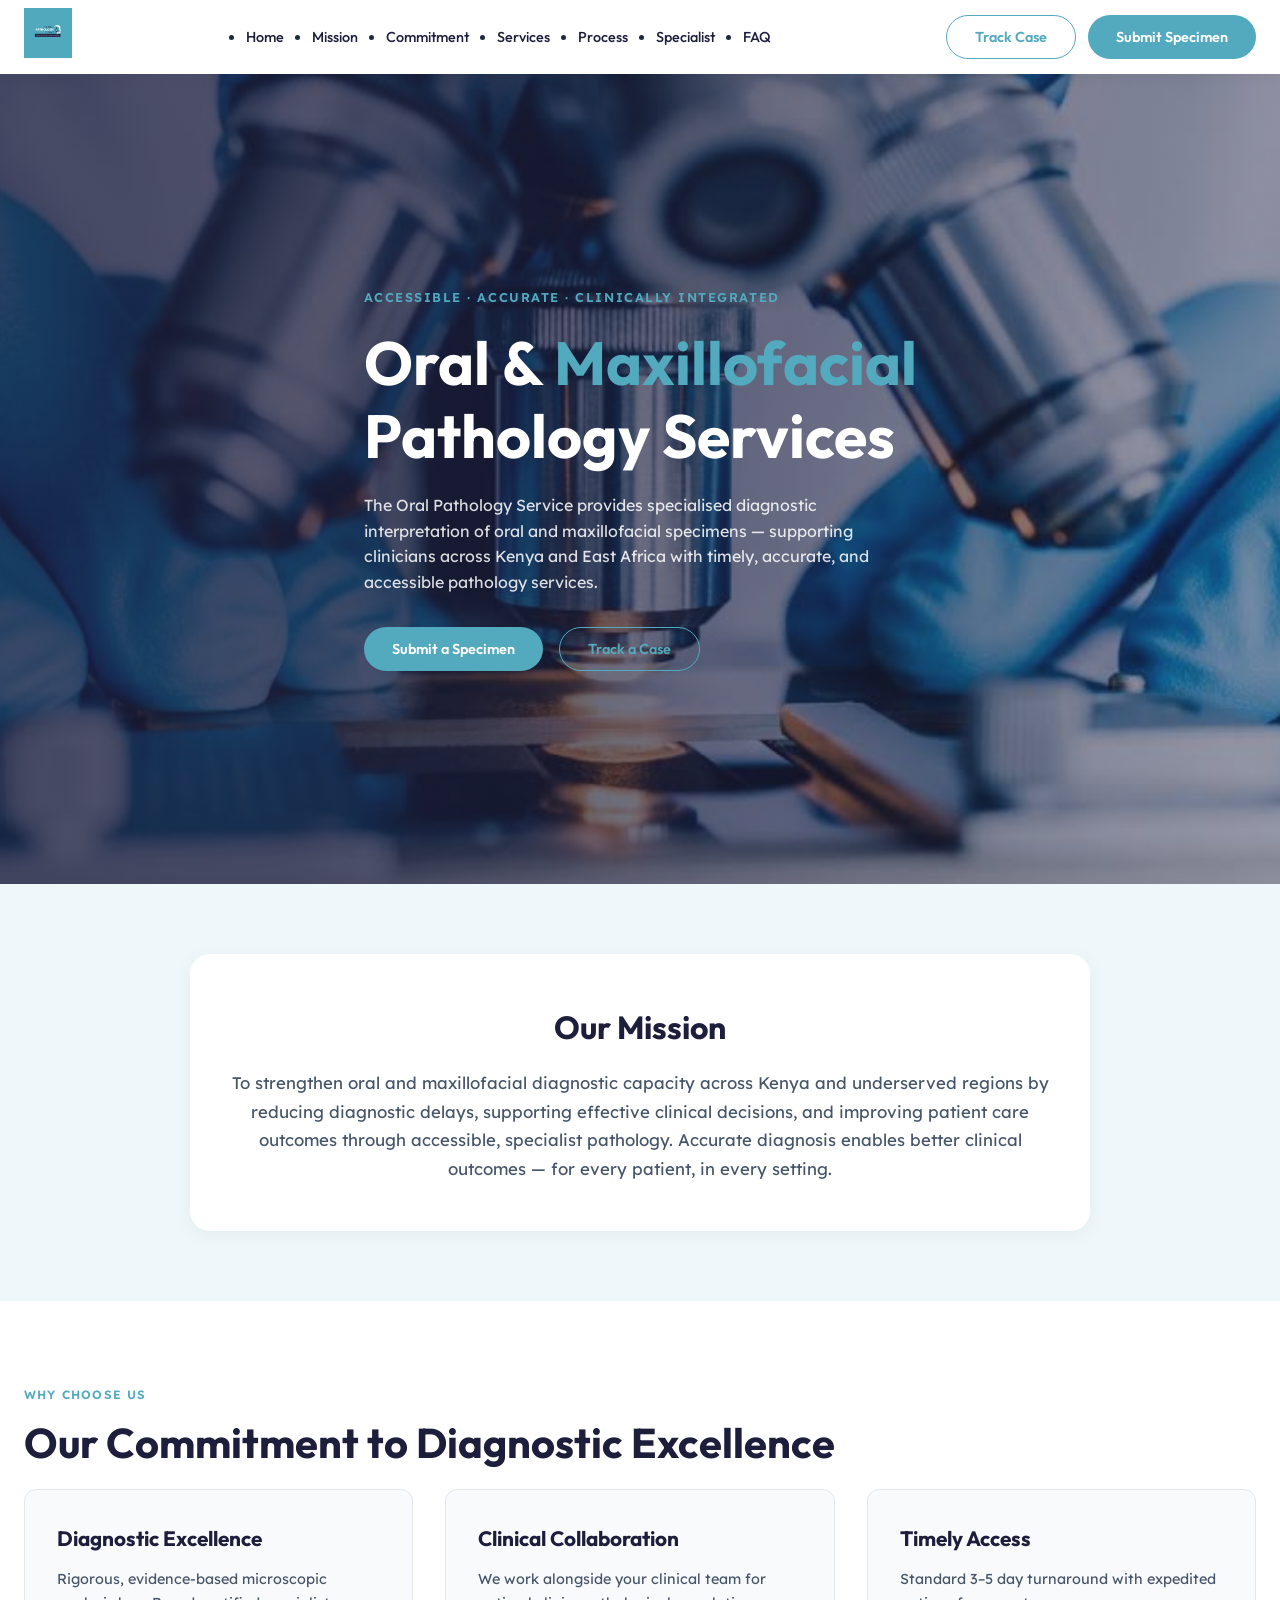
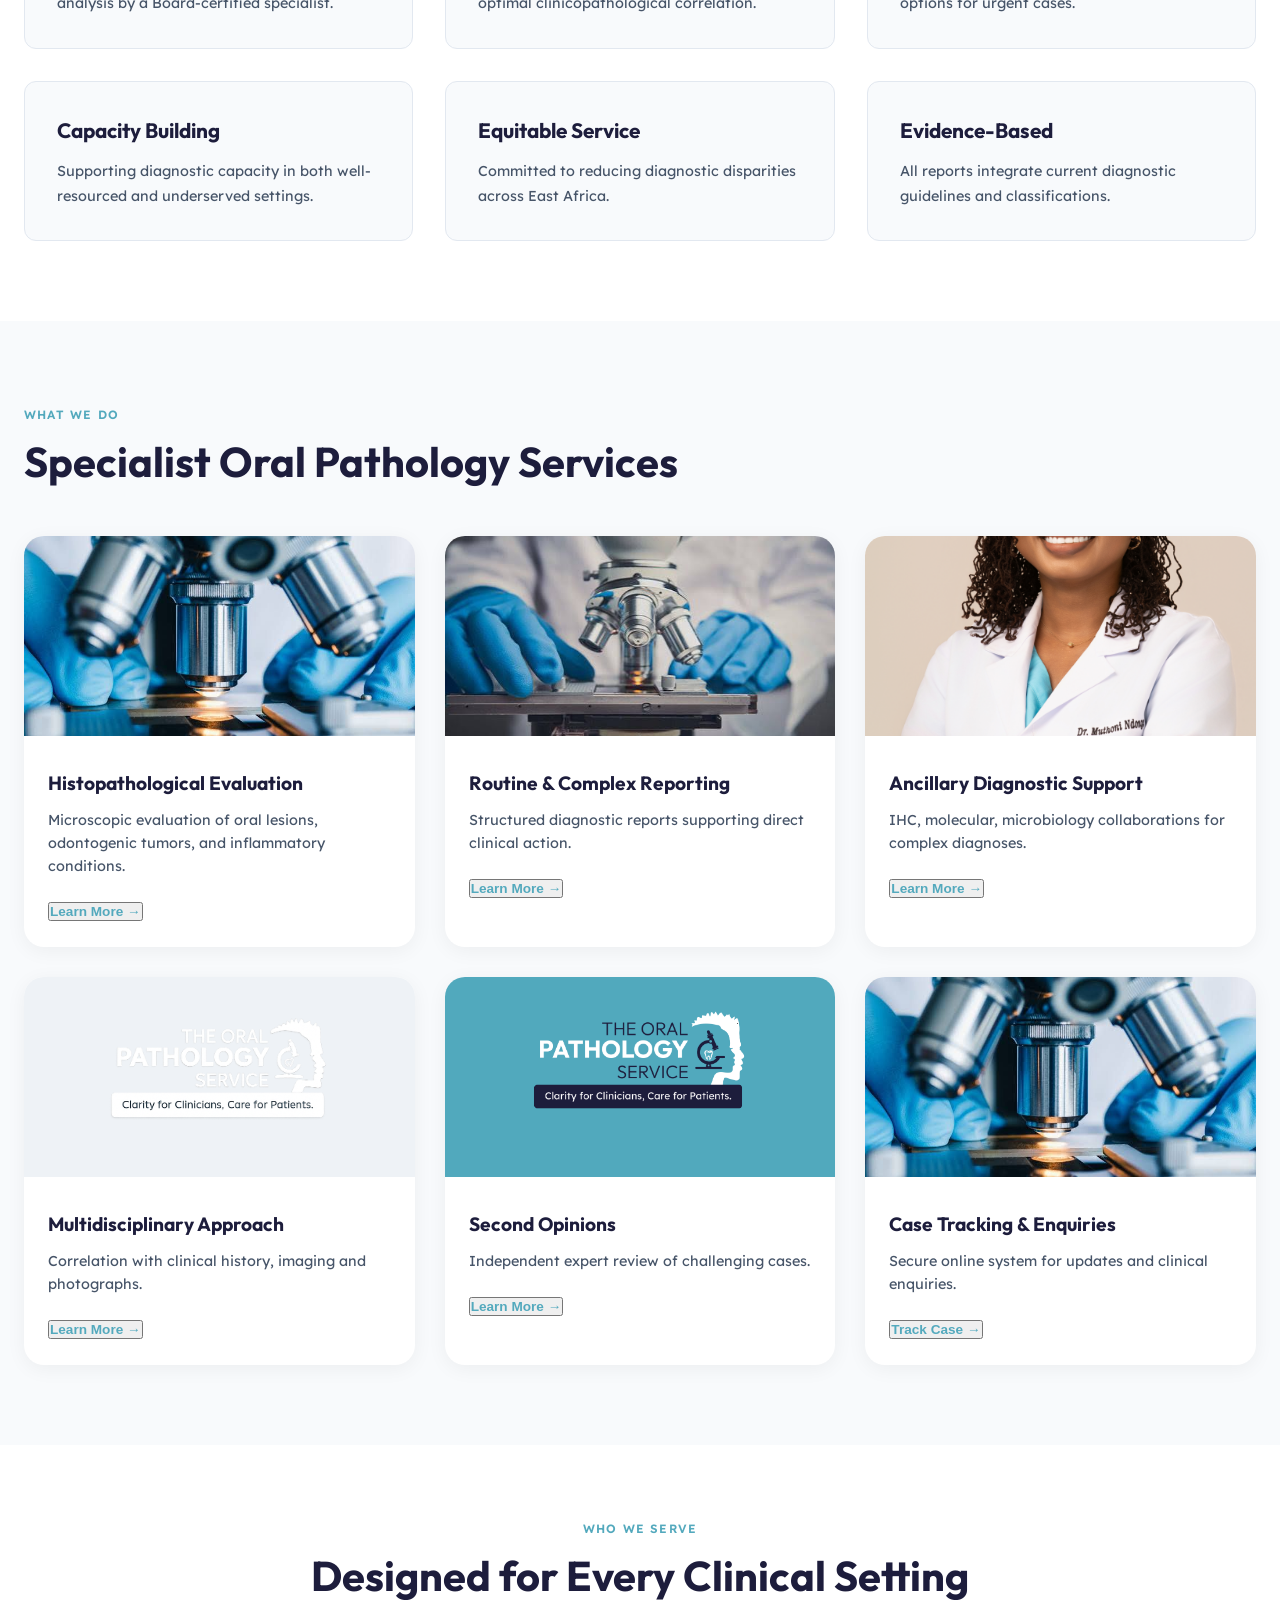
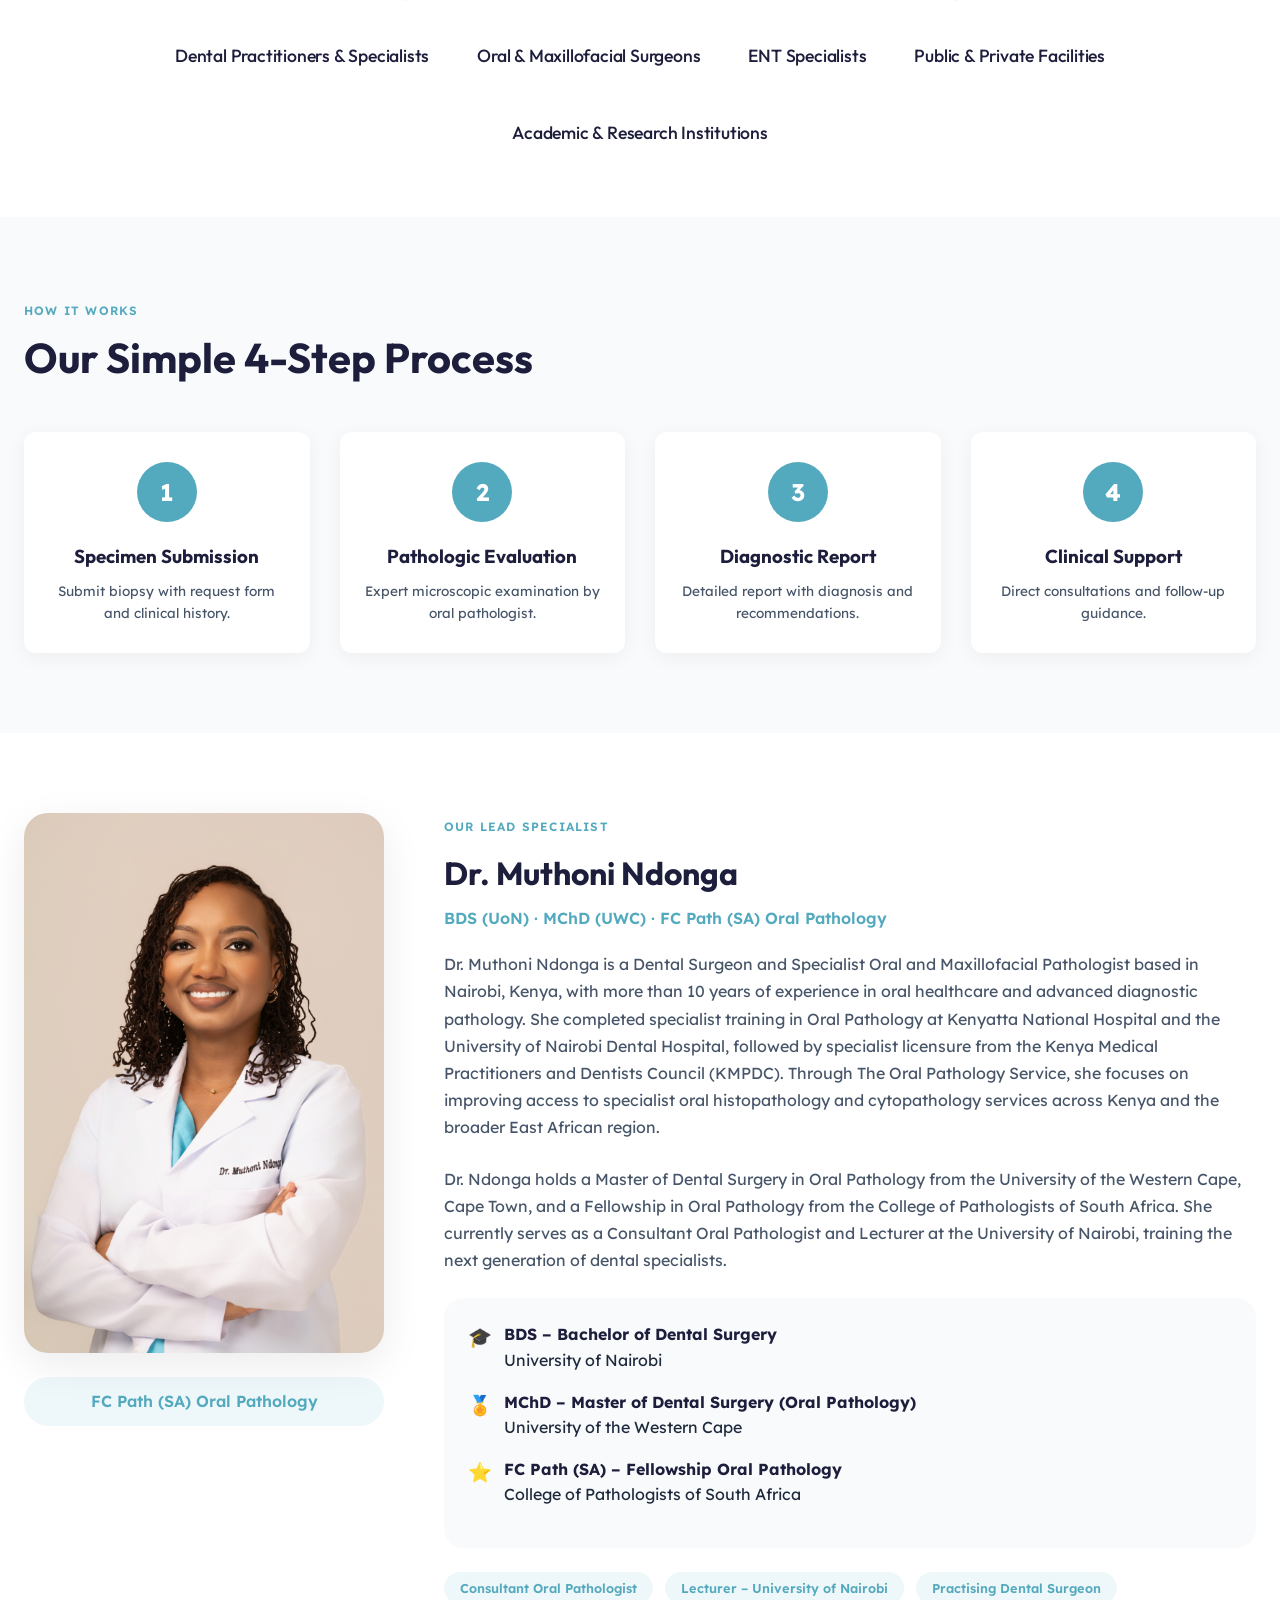
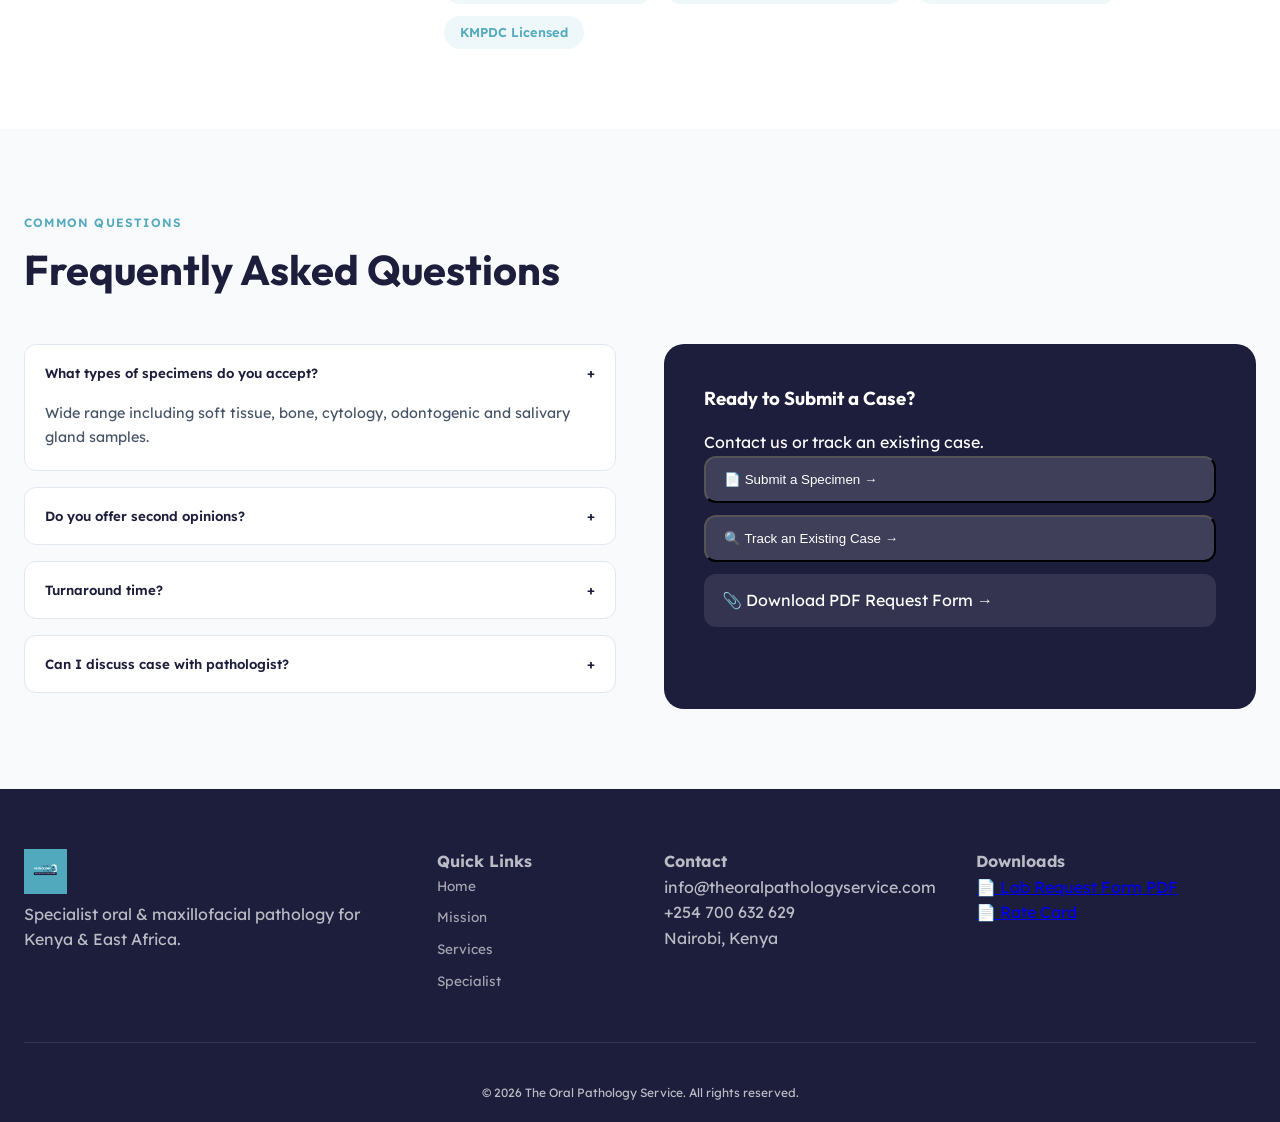
<file: Desktop/Pathologyservice/test.html>
<!DOCTYPE html>
<html lang="en">
<head>
  <meta charset="UTF-8" />
  <meta name="viewport" content="width=device-width, initial-scale=1.0, maximum-scale=5.0" />
  <meta http-equiv="X-UA-Compatible" content="IE=edge" />

  <!-- ===== PRIMARY SEO META ===== -->
  <title>The Oral Pathology Service | Specialist Oral & Maxillofacial Pathology in Kenya & East Africa</title>
  <meta name="description" content="The Oral Pathology Service provides specialist oral and maxillofacial histopathology and cytopathology diagnostic services in Kenya and East Africa. Led by Dr. Muthoni Ndonga, FC Path (SA). Fast turnaround. Affordable. Accurate." />
  <meta name="keywords" content="oral pathology Kenya, oral pathology Nairobi, maxillofacial pathology East Africa, oral biopsy diagnosis Kenya, histopathology oral cavity, cytopathology Nairobi, dental pathology specialist Kenya, oral cancer diagnosis Nairobi, jaw lesion biopsy Kenya, salivary gland pathology, odontogenic tumor diagnosis, oral mucosa biopsy, second opinion oral pathology, Dr Muthoni Ndonga, specialist pathologist Kenya" />
  <meta name="author" content="The Oral Pathology Service" />
  <meta name="robots" content="index, follow, max-image-preview:large" />
  <link rel="canonical" href="https://theoralpathologyservice.com/" />

  <!-- ===== OPEN GRAPH ===== -->
  <meta property="og:type" content="website" />
  <meta property="og:title" content="The Oral Pathology Service | Specialist Diagnostic Pathology – Kenya & East Africa" />
  <meta property="og:description" content="Specialist oral and maxillofacial pathology services in Kenya. Accurate histopathology & cytopathology reports. Fast turnaround." />
  <meta property="og:image" content="OPS files/Profile Photo.JPG" />
  <meta property="og:site_name" content="The Oral Pathology Service" />

  <!-- ===== FAVICON ===== -->
  <link rel="icon" type="image/png" href="OPS files/Logo files/png without bg/ops logo.2ai-02.png" />
  
  <!-- ===== FONTS ===== -->
  <link href="https://fonts.googleapis.com/css2?family=Outfit:wght@300;400;500;600;700&family=Lexend+Deca:wght@300;400;500;600;700&display=swap" rel="stylesheet" />

  <style>
    * {
      margin: 0;
      padding: 0;
      box-sizing: border-box;
    }

    :root {
      --brand-primary: #53A9BD;
      --brand-secondary: #1D1D3C;
      --white: #ffffff;
      --navy: #1D1D3C;
      --navy-light: #2a2a4a;
      --teal: #53A9BD;
      --teal-light: #7bc2d4;
      --teal-pale: #eef7f9;
      --off-white: #f8fafc;
      --text-dark: #1e293b;
      --text-muted: #475569;
      --border: #e2e8f0;
      --shadow: 0 4px 20px rgba(0,0,0,0.05);
      --shadow-lg: 0 12px 40px rgba(0,0,0,0.08);
      --radius: 12px;
      --radius-lg: 20px;
      --font-display: 'Outfit', sans-serif;
      --font-body: 'Lexend Deca', sans-serif;
    }

    body {
      font-family: var(--font-body);
      color: var(--text-dark);
      background: var(--white);
      line-height: 1.6;
    }

    .container {
      max-width: 1280px;
      margin: 0 auto;
      padding: 0 24px;
    }

    /* Buttons */
    .btn {
      display: inline-flex;
      align-items: center;
      gap: 8px;
      padding: 12px 28px;
      border-radius: 40px;
      font-family: var(--font-display);
      font-weight: 600;
      font-size: 0.9rem;
      cursor: pointer;
      transition: all 0.25s ease;
      border: none;
      text-decoration: none;
    }
    .btn-primary {
      background: var(--brand-primary);
      color: white;
    }
    .btn-primary:hover { background: #3f8ea0; transform: translateY(-2px); box-shadow: 0 6px 14px rgba(83,169,189,0.3); }
    .btn-outline {
      background: transparent;
      border: 1.5px solid var(--brand-primary);
      color: var(--brand-primary);
    }
    .btn-outline:hover { background: var(--teal-pale); }
    .btn-navy {
      background: var(--brand-secondary);
      color: white;
    }
    .btn-navy:hover { background: #2d2d52; transform: translateY(-2px); }

    /* Headings */
    .section-label {
      display: inline-block;
      font-size: 0.75rem;
      font-weight: 600;
      letter-spacing: 0.1em;
      text-transform: uppercase;
      color: var(--brand-primary);
      margin-bottom: 12px;
    }
    .section-title {
      font-family: var(--font-display);
      font-size: clamp(1.8rem, 3.5vw, 2.6rem);
      font-weight: 700;
      line-height: 1.25;
      color: var(--brand-secondary);
      margin-bottom: 20px;
    }
    .section-subtitle {
      font-size: 1rem;
      color: var(--text-muted);
      max-width: 700px;
      line-height: 1.7;
    }

    /* Header */
    header {
      position: fixed;
      top: 0;
      left: 0;
      right: 0;
      background: rgba(255,255,255,0.96);
      backdrop-filter: blur(8px);
      box-shadow: 0 2px 15px rgba(0,0,0,0.05);
      z-index: 1000;
      transition: 0.2s;
    }
    .nav-inner {
      display: flex;
      align-items: center;
      justify-content: space-between;
      height: 74px;
    }
    .nav-logo img {
      height: 50px;
      width: auto;
    }
    .nav-links {
      display: flex;
      gap: 28px;
    }
    .nav-links a {
      font-family: var(--font-display);
      font-weight: 500;
      color: var(--brand-secondary);
      text-decoration: none;
      font-size: 0.9rem;
      transition: color 0.2s;
    }
    .nav-links a:hover { color: var(--brand-primary); }
    .nav-cta { display: flex; gap: 12px; }
    .hamburger { display: none; flex-direction: column; gap: 5px; background: none; border: none; cursor: pointer; }
    .hamburger span { width: 24px; height: 2px; background: var(--brand-secondary); transition: 0.2s; }
    .mobile-nav { display: none; position: fixed; top: 74px; left: 0; right: 0; background: white; padding: 24px; border-top: 1px solid var(--border); z-index: 999; }
    .mobile-nav a { display: block; padding: 12px 0; color: var(--brand-secondary); text-decoration: none; font-weight: 500; }
    .mobile-nav.open { display: block; }

    /* Hero Slideshow */
    .hero {
      position: relative;
      min-height: 90vh;
      display: flex;
      align-items: center;
      overflow: hidden;
      margin-top: 74px;
    }
    .hero-slides {
      position: absolute;
      inset: 0;
      z-index: 0;
    }
    .hero-slide {
      position: absolute;
      inset: 0;
      background-size: cover;
      background-position: center;
      opacity: 0;
      transition: opacity 1.8s ease-in-out;
    }
    .hero-slide.active { opacity: 1; }
    .hero-slide::after {
      content: '';
      position: absolute;
      inset: 0;
      background: linear-gradient(100deg, rgba(29,29,60,0.75) 30%, rgba(29,29,60,0.4) 100%);
    }
    .hero-slide-1 { background-image: url('OPS files/Slideshow img.jpeg'); }
    .hero-slide-2 { background-image: url('OPS files/WhatsApp Image 2026-05-16 at 13.35.16.jpeg'); }
    .hero-content {
      position: relative;
      z-index: 2;
      max-width: 700px;
      padding: 60px 0;
    }
    .hero-eyebrow {
      color: var(--brand-primary);
      font-size: 0.8rem;
      letter-spacing: 0.12em;
      text-transform: uppercase;
      font-weight: 600;
      margin-bottom: 20px;
    }
    .hero-title {
      font-family: var(--font-display);
      font-size: clamp(2.2rem, 5vw, 3.8rem);
      font-weight: 700;
      color: white;
      line-height: 1.2;
      margin-bottom: 20px;
    }
    .hero-title em { color: var(--brand-primary); font-style: normal; }
    .hero-description {
      color: rgba(255,255,255,0.85);
      font-size: 1rem;
      margin-bottom: 32px;
      max-width: 550px;
    }
    .hero-ctas { display: flex; gap: 16px; flex-wrap: wrap; }

    /* Mission Section (standalone) */
    .mission-section {
      background: var(--teal-pale);
      padding: 70px 0;
    }
    .mission-card {
      background: white;
      border-radius: var(--radius-lg);
      padding: 48px 40px;
      box-shadow: var(--shadow);
      text-align: center;
      max-width: 900px;
      margin: 0 auto;
    }
    .mission-card h2 {
      font-family: var(--font-display);
      font-size: 2rem;
      color: var(--brand-secondary);
      margin-bottom: 16px;
    }
    .mission-card p {
      font-size: 1.05rem;
      color: var(--text-muted);
      line-height: 1.7;
    }

    /* Commitment Section (standalone) */
    .commitment-section {
      background: white;
      padding: 80px 0;
    }
    .commitment-grid {
      display: grid;
      grid-template-columns: repeat(3, 1fr);
      gap: 32px;
    }
    .commitment-item {
      background: var(--off-white);
      border-radius: var(--radius);
      padding: 32px;
      border: 1px solid var(--border);
      transition: 0.25s;
    }
    .commitment-item:hover { transform: translateY(-5px); box-shadow: var(--shadow); border-color: var(--brand-primary); }
    .commitment-item h3 {
      font-family: var(--font-display);
      font-size: 1.3rem;
      color: var(--brand-secondary);
      margin-bottom: 12px;
    }
    .commitment-item p { color: var(--text-muted); font-size: 0.9rem; line-height: 1.7; }

    /* Services with Images */
    .services-section {
      background: var(--off-white);
      padding: 80px 0;
    }
    .services-grid {
      display: grid;
      grid-template-columns: repeat(3, 1fr);
      gap: 30px;
      margin-top: 48px;
    }
    .service-card-img {
      background: white;
      border-radius: var(--radius-lg);
      overflow: hidden;
      box-shadow: var(--shadow);
      transition: 0.3s;
    }
    .service-card-img:hover { transform: translateY(-8px); box-shadow: var(--shadow-lg); }
    .service-img {
      width: 100%;
      height: 200px;
      object-fit: cover;
      background: #eef2f6;
    }
    .service-content { padding: 24px; }
    .service-content h3 {
      font-family: var(--font-display);
      font-size: 1.2rem;
      color: var(--brand-secondary);
      margin-bottom: 10px;
    }
    .service-content p { font-size: 0.9rem; color: var(--text-muted); margin-bottom: 20px; line-height: 1.6; }
    .service-link {
      color: var(--brand-primary);
      font-weight: 600;
      text-decoration: none;
      display: inline-flex;
      align-items: center;
      gap: 6px;
      font-size: 0.85rem;
    }

    /* Clients - one line style */
    .clients-section {
      background: white;
      padding: 70px 0;
      text-align: center;
    }
    .clients-inline {
      display: flex;
      flex-wrap: wrap;
      justify-content: center;
      gap: 48px;
      margin-top: 40px;
    }
    .client-item {
      font-family: var(--font-display);
      font-weight: 500;
      font-size: 1.1rem;
      color: var(--brand-secondary);
      letter-spacing: -0.2px;
    }

    /* Process - unchanged */
    .process-section {
      background: var(--off-white);
      padding: 80px 0;
    }
    .process-steps {
      display: grid;
      grid-template-columns: repeat(4, 1fr);
      gap: 30px;
      margin-top: 48px;
    }
    .process-step {
      text-align: center;
      background: white;
      padding: 30px 20px;
      border-radius: var(--radius);
      box-shadow: var(--shadow);
    }
    .step-num {
      width: 60px;
      height: 60px;
      background: var(--brand-primary);
      color: white;
      font-size: 1.5rem;
      font-weight: 700;
      border-radius: 60px;
      display: flex;
      align-items: center;
      justify-content: center;
      margin: 0 auto 20px;
    }
    .step-title { font-family: var(--font-display); font-weight: 700; color: var(--brand-secondary); margin-bottom: 8px; }
    .step-desc { font-size: 0.85rem; color: var(--text-muted); }

    /* About - article style like initial site */
    .about-section {
      background: white;
      padding: 80px 0;
    }
    .about-article {
      display: grid;
      grid-template-columns: 360px 1fr;
      gap: 60px;
      align-items: start;
    }
    .about-photo {
      width: 100%;
      border-radius: 24px;
      box-shadow: var(--shadow-lg);
    }
    .about-badge {
      margin-top: 16px;
      background: var(--teal-pale);
      padding: 12px 20px;
      border-radius: 50px;
      text-align: center;
      font-weight: 600;
      color: var(--brand-primary);
    }
    .about-name {
      font-family: var(--font-display);
      font-size: 2rem;
      color: var(--brand-secondary);
      margin-bottom: 6px;
    }
    .about-title-role {
      color: var(--brand-primary);
      font-weight: 600;
      margin-bottom: 20px;
    }
    .about-bio {
      margin-bottom: 24px;
      color: var(--text-muted);
      line-height: 1.7;
    }
    .credential-list {
      background: var(--off-white);
      padding: 24px;
      border-radius: 20px;
      margin: 24px 0;
    }
    .credential {
      display: flex;
      gap: 12px;
      margin-bottom: 16px;
    }
    .credential-icon { font-size: 1.2rem; }
    .credential-text strong { color: var(--brand-secondary); display: block; }
    .roles-list { display: flex; flex-wrap: wrap; gap: 12px; margin-top: 16px; }
    .role-tag {
      background: var(--teal-pale);
      color: var(--brand-primary);
      padding: 6px 16px;
      border-radius: 40px;
      font-size: 0.8rem;
      font-weight: 600;
    }

    /* FAQ (unchanged) */
    .faq-section {
      background: var(--off-white);
      padding: 80px 0;
    }
    .faq-grid {
      display: grid;
      grid-template-columns: 1fr 1fr;
      gap: 48px;
      margin-top: 48px;
    }
    .faq-item {
      background: white;
      border: 1px solid var(--border);
      border-radius: var(--radius);
      margin-bottom: 16px;
    }
    .faq-q {
      width: 100%;
      padding: 20px;
      background: none;
      border: none;
      text-align: left;
      font-weight: 600;
      font-family: var(--font-body);
      display: flex;
      justify-content: space-between;
      cursor: pointer;
      color: var(--brand-secondary);
    }
    .faq-a {
      display: none;
      padding: 0 20px 20px;
      color: var(--text-muted);
      font-size: 0.9rem;
      line-height: 1.7;
    }
    .faq-item.open .faq-a { display: block; }
    .faq-cta-box {
      background: var(--brand-secondary);
      border-radius: var(--radius-lg);
      padding: 40px;
      color: white;
    }
    .faq-cta-box h3 { font-family: var(--font-display); margin-bottom: 16px; }
    .faq-link-item {
      display: flex;
      align-items: center;
      gap: 12px;
      background: rgba(255,255,255,0.1);
      padding: 14px 18px;
      border-radius: 12px;
      margin-bottom: 12px;
      color: white;
      text-decoration: none;
    }

    /* Footer */
    footer {
      background: var(--brand-secondary);
      color: rgba(255,255,255,0.7);
      padding: 60px 0 20px;
    }
    .footer-grid {
      display: grid;
      grid-template-columns: 2fr 1fr 1fr 1.5fr;
      gap: 40px;
    }
    .footer-links a { color: rgba(255,255,255,0.6); text-decoration: none; display: block; margin-bottom: 10px; font-size: 0.85rem; }
    .footer-bottom { text-align: center; padding-top: 40px; font-size: 0.75rem; border-top: 1px solid rgba(255,255,255,0.1); margin-top: 40px; }

    /* Modal Popup Forms */
    .modal-overlay {
      position: fixed;
      top: 0; left: 0;
      width: 100%; height: 100%;
      background: rgba(0,0,0,0.7);
      backdrop-filter: blur(4px);
      z-index: 2000;
      display: none;
      align-items: center;
      justify-content: center;
    }
    .modal-container {
      background: white;
      max-width: 550px;
      width: 90%;
      border-radius: 28px;
      padding: 32px;
      position: relative;
      max-height: 90vh;
      overflow-y: auto;
    }
    .modal-close {
      position: absolute;
      top: 20px;
      right: 24px;
      font-size: 28px;
      cursor: pointer;
      color: var(--text-muted);
    }
    .form-group { margin-bottom: 18px; }
    .form-group label { display: block; font-weight: 500; margin-bottom: 6px; font-size: 0.85rem; }
    .form-group input, .form-group select, .form-group textarea {
      width: 100%;
      padding: 12px;
      border: 1px solid var(--border);
      border-radius: 12px;
      font-family: var(--font-body);
    }
    .form-success-msg { display: none; background: #d1fae5; padding: 12px; border-radius: 12px; color: #065f46; margin-top: 16px; }
    .form-error-msg { display: none; background: #fee2e2; padding: 12px; border-radius: 12px; color: #991b1b; margin-top: 16px; }

    @media (max-width: 1000px) {
      .nav-links, .nav-cta { display: none; }
      .hamburger { display: flex; }
      .services-grid, .commitment-grid, .process-steps { grid-template-columns: 1fr 1fr; }
      .about-article { grid-template-columns: 1fr; }
      .footer-grid { grid-template-columns: 1fr 1fr; }
      .faq-grid { grid-template-columns: 1fr; }
    }
    @media (max-width: 700px) {
      .services-grid, .commitment-grid, .process-steps { grid-template-columns: 1fr; }
      .clients-inline { flex-direction: column; gap: 20px; align-items: center; }
    }
  </style>
</head>
<body>

<header>
  <div class="container nav-inner">
    <a href="#home" class="nav-logo"><img src="OPS files/Logo files/png without bg/ops logo.2ai-02.png" alt="Logo"></a>
    <ul class="nav-links">
      <li><a href="#home">Home</a></li>
      <li><a href="#mission">Mission</a></li>
      <li><a href="#commitment">Commitment</a></li>
      <li><a href="#services">Services</a></li>
      <li><a href="#process">Process</a></li>
      <li><a href="#about">Specialist</a></li>
      <li><a href="#faq">FAQ</a></li>
    </ul>
    <div class="nav-cta">
      <button class="btn btn-outline" id="trackCaseBtn">Track Case</button>
      <button class="btn btn-primary" id="submitSpecimenBtn">Submit Specimen</button>
    </div>
    <button class="hamburger" id="hamburger"><span></span><span></span><span></span></button>
  </div>
  <div class="mobile-nav" id="mobileNav">
    <a href="#home">Home</a><a href="#mission">Mission</a><a href="#commitment">Commitment</a><a href="#services">Services</a><a href="#process">Process</a><a href="#about">Specialist</a><a href="#faq">FAQ</a>
    <button class="btn btn-primary" style="margin-top:12px;" id="mobileSubmitBtn">Submit Specimen</button>
  </div>
</header>

<main>
  <!-- Hero Section -->
  <section class="hero" id="home">
    <div class="hero-slides">
      <div class="hero-slide hero-slide-1 active"></div>
      <div class="hero-slide hero-slide-2"></div>
    </div>
    <div class="container">
      <div class="hero-content">
        <div class="hero-eyebrow">Accessible · Accurate · Clinically Integrated</div>
        <h1 class="hero-title">Oral & <em>Maxillofacial</em><br>Pathology Services</h1>
        <p class="hero-description">The Oral Pathology Service provides specialised diagnostic interpretation of oral and maxillofacial specimens — supporting clinicians across Kenya and East Africa with timely, accurate, and accessible pathology services.</p>
        <div class="hero-ctas">
          <button class="btn btn-primary" id="heroSubmitBtn">Submit a Specimen</button>
          <button class="btn btn-outline" id="heroTrackBtn">Track a Case</button>
        </div>
      </div>
    </div>
  </section>

  <!-- Mission standalone -->
  <section id="mission" class="mission-section">
    <div class="container">
      <div class="mission-card">
        <h2>Our Mission</h2>
        <p>To strengthen oral and maxillofacial diagnostic capacity across Kenya and underserved regions by reducing diagnostic delays, supporting effective clinical decisions, and improving patient care outcomes through accessible, specialist pathology. Accurate diagnosis enables better clinical outcomes — for every patient, in every setting.</p>
      </div>
    </div>
  </section>

  <!-- Commitment standalone (no icons) -->
  <section id="commitment" class="commitment-section">
    <div class="container">
      <div class="section-label">Why Choose Us</div>
      <h2 class="section-title">Our Commitment to Diagnostic Excellence</h2>
      <div class="commitment-grid">
        <div class="commitment-item"><h3>Diagnostic Excellence</h3><p>Rigorous, evidence-based microscopic analysis by a Board-certified specialist.</p></div>
        <div class="commitment-item"><h3>Clinical Collaboration</h3><p>We work alongside your clinical team for optimal clinicopathological correlation.</p></div>
        <div class="commitment-item"><h3>Timely Access</h3><p>Standard 3–5 day turnaround with expedited options for urgent cases.</p></div>
        <div class="commitment-item"><h3>Capacity Building</h3><p>Supporting diagnostic capacity in both well-resourced and underserved settings.</p></div>
        <div class="commitment-item"><h3>Equitable Service</h3><p>Committed to reducing diagnostic disparities across East Africa.</p></div>
        <div class="commitment-item"><h3>Evidence-Based</h3><p>All reports integrate current diagnostic guidelines and classifications.</p></div>
      </div>
    </div>
  </section>

  <!-- Services with images -->
  <section id="services" class="services-section">
    <div class="container">
      <div class="section-label">What We Do</div>
      <h2 class="section-title">Specialist Oral Pathology Services</h2>
      <div class="services-grid">
        <div class="service-card-img"><img src="OPS files/Slideshow img.jpeg" alt="Histopathology" class="service-img"><div class="service-content"><h3>Histopathological Evaluation</h3><p>Microscopic evaluation of oral lesions, odontogenic tumors, and inflammatory conditions.</p><button class="service-link open-modal-btn" data-form="submission">Learn More →</button></div></div>
        <div class="service-card-img"><img src="OPS files/WhatsApp Image 2026-05-16 at 13.35.16.jpeg" alt="Routine Reporting" class="service-img"><div class="service-content"><h3>Routine & Complex Reporting</h3><p>Structured diagnostic reports supporting direct clinical action.</p><button class="service-link open-modal-btn" data-form="submission">Learn More →</button></div></div>
        <div class="service-card-img"><img src="OPS files/Profile Photo.JPG" alt="Ancillary Support" class="service-img"><div class="service-content"><h3>Ancillary Diagnostic Support</h3><p>IHC, molecular, microbiology collaborations for complex diagnoses.</p><button class="service-link open-modal-btn" data-form="submission">Learn More →</button></div></div>
        <div class="service-card-img"><img src="OPS files/Copilot_20260512_144501.png" alt="Multidisciplinary" class="service-img"><div class="service-content"><h3>Multidisciplinary Approach</h3><p>Correlation with clinical history, imaging and photographs.</p><button class="service-link open-modal-btn" data-form="submission">Learn More →</button></div></div>
        <div class="service-card-img"><img src="OPS files/Logo files/png without bg/ops logo.2ai-02.png" alt="Second Opinions" class="service-img"><div class="service-content"><h3>Second Opinions</h3><p>Independent expert review of challenging cases.</p><button class="service-link open-modal-btn" data-form="submission">Learn More →</button></div></div>
        <div class="service-card-img"><img src="OPS files/Slideshow img.jpeg" alt="Case Tracking" class="service-img"><div class="service-content"><h3>Case Tracking & Enquiries</h3><p>Secure online system for updates and clinical enquiries.</p><button class="service-link open-modal-btn" data-form="tracking">Track Case →</button></div></div>
      </div>
    </div>
  </section>

  <!-- Clients inline (no icons) -->
  <section id="clients" class="clients-section">
    <div class="container">
      <div class="section-label">Who We Serve</div>
      <h2 class="section-title">Designed for Every Clinical Setting</h2>
      <div class="clients-inline">
        <span class="client-item">Dental Practitioners & Specialists</span>
        <span class="client-item">Oral & Maxillofacial Surgeons</span>
        <span class="client-item">ENT Specialists</span>
        <span class="client-item">Public & Private Facilities</span>
        <span class="client-item">Academic & Research Institutions</span>
      </div>
    </div>
  </section>

  <!-- Process (unchanged) -->
  <section id="process" class="process-section">
    <div class="container"><div class="section-label">How It Works</div><h2 class="section-title">Our Simple 4-Step Process</h2>
      <div class="process-steps"><div class="process-step"><div class="step-num">1</div><h3 class="step-title">Specimen Submission</h3><p class="step-desc">Submit biopsy with request form and clinical history.</p></div>
      <div class="process-step"><div class="step-num">2</div><h3 class="step-title">Pathologic Evaluation</h3><p class="step-desc">Expert microscopic examination by oral pathologist.</p></div>
      <div class="process-step"><div class="step-num">3</div><h3 class="step-title">Diagnostic Report</h3><p class="step-desc">Detailed report with diagnosis and recommendations.</p></div>
      <div class="process-step"><div class="step-num">4</div><h3 class="step-title">Clinical Support</h3><p class="step-desc">Direct consultations and follow-up guidance.</p></div>
    </div></div>
  </section>

  <!-- About (article style, thorough) -->
  <section id="about" class="about-section">
    <div class="container">
      <div class="about-article">
        <div><img src="OPS files/Profile Photo.JPG" alt="Dr Muthoni Ndonga" class="about-photo"><div class="about-badge">FC Path (SA) Oral Pathology</div></div>
        <div><div class="section-label">Our Lead Specialist</div><h2 class="about-name">Dr. Muthoni Ndonga</h2><p class="about-title-role">BDS (UoN) · MChD (UWC) · FC Path (SA) Oral Pathology</p>
        <p class="about-bio">Dr. Muthoni Ndonga is a Dental Surgeon and Specialist Oral and Maxillofacial Pathologist based in Nairobi, Kenya, with more than 10 years of experience in oral healthcare and advanced diagnostic pathology. She completed specialist training in Oral Pathology at Kenyatta National Hospital and the University of Nairobi Dental Hospital, followed by specialist licensure from the Kenya Medical Practitioners and Dentists Council (KMPDC). Through The Oral Pathology Service, she focuses on improving access to specialist oral histopathology and cytopathology services across Kenya and the broader East African region.</p>
        <p class="about-bio">Dr. Ndonga holds a Master of Dental Surgery in Oral Pathology from the University of the Western Cape, Cape Town, and a Fellowship in Oral Pathology from the College of Pathologists of South Africa. She currently serves as a Consultant Oral Pathologist and Lecturer at the University of Nairobi, training the next generation of dental specialists.</p>
        <div class="credential-list"><div class="credential"><div class="credential-icon">🎓</div><div class="credential-text"><strong>BDS – Bachelor of Dental Surgery</strong>University of Nairobi</div></div><div class="credential"><div class="credential-icon">🏅</div><div class="credential-text"><strong>MChD – Master of Dental Surgery (Oral Pathology)</strong>University of the Western Cape</div></div><div class="credential"><div class="credential-icon">⭐</div><div class="credential-text"><strong>FC Path (SA) – Fellowship Oral Pathology</strong>College of Pathologists of South Africa</div></div></div>
        <div class="roles-list"><span class="role-tag">Consultant Oral Pathologist</span><span class="role-tag">Lecturer – University of Nairobi</span><span class="role-tag">Practising Dental Surgeon</span><span class="role-tag">KMPDC Licensed</span></div>
        </div>
      </div>
    </div>
  </section>

  <!-- FAQ (preserved) -->
  <section id="faq" class="faq-section">
    <div class="container"><div class="section-label">Common Questions</div><h2 class="section-title">Frequently Asked Questions</h2>
      <div class="faq-grid"><div class="faq-list"><div class="faq-item open"><button class="faq-q">What types of specimens do you accept? <span>+</span></button><div class="faq-a">Wide range including soft tissue, bone, cytology, odontogenic and salivary gland samples.</div></div><div class="faq-item"><button class="faq-q">Do you offer second opinions? <span>+</span></button><div class="faq-a">Yes, expert second opinions on prior pathology reports.</div></div><div class="faq-item"><button class="faq-q">Turnaround time? <span>+</span></button><div class="faq-a">Standard 3–5 business days, expedited available.</div></div><div class="faq-item"><button class="faq-q">Can I discuss case with pathologist? <span>+</span></button><div class="faq-a">Absolutely, direct consultations encouraged.</div></div></div>
      <div class="faq-cta-box"><h3>Ready to Submit a Case?</h3><p>Contact us or track an existing case.</p><button class="faq-link-item" style="background:rgba(255,255,255,0.15); width:100%; text-align:left;" id="faqSubmitBtn">📄 Submit a Specimen →</button><button class="faq-link-item" style="background:rgba(255,255,255,0.15); width:100%; text-align:left;" id="faqTrackBtn">🔍 Track an Existing Case →</button><a href="https://theoralpathologyservice.com/wp-content/uploads/2026/01/Lab-request-form-final-x2.pdf" target="_blank" class="faq-link-item" style="display:flex;">📎 Download PDF Request Form →</a></div></div></div>
  </section>
</main>

<footer><div class="container"><div class="footer-grid"><div><img src="OPS files/Logo files/png without bg/ops logo.2ai-02.png" style="height:45px;"><p>Specialist oral & maxillofacial pathology for Kenya & East Africa.</p></div><div><h4>Quick Links</h4><div class="footer-links"><a href="#home">Home</a><a href="#mission">Mission</a><a href="#services">Services</a><a href="#about">Specialist</a></div></div><div><h4>Contact</h4><p>info@theoralpathologyservice.com<br>+254 700 632 629<br>Nairobi, Kenya</p></div><div><h4>Downloads</h4><a href="https://theoralpathologyservice.com/wp-content/uploads/2026/01/Lab-request-form-final-x2.pdf" target="_blank">📄 Lab Request Form PDF</a><br><a href="#">📄 Rate Card</a></div></div><div class="footer-bottom"><p>© 2026 The Oral Pathology Service. All rights reserved.</p></div></div></footer>

<!-- Modal Overlay -->
<div id="formModal" class="modal-overlay"><div class="modal-container"><span class="modal-close">&times;</span><div id="modalContent"></div></div></div>

<script>
  // Seamless slideshow without dots
  let slideIndex = 0;
  const slides = document.querySelectorAll('.hero-slide');
  function nextSlide() { slides[slideIndex].classList.remove('active'); slideIndex = (slideIndex+1)%slides.length; slides[slideIndex].classList.add('active'); }
  setInterval(nextSlide, 5000);

  // FAQ accordion
  document.querySelectorAll('.faq-q').forEach(btn => { btn.addEventListener('click', () => { const item = btn.closest('.faq-item'); item.classList.toggle('open'); }); });

  // Modal logic
  const modal = document.getElementById('formModal');
  const modalContent = document.getElementById('modalContent');
  function showForm(type) {
    modalContent.innerHTML = '';
    if (type === 'submission') {
      modalContent.innerHTML = `<h3>Submit a Specimen</h3><form id="dynamicSubForm"><input type="hidden" name="access_key" value="547e9476-f74d-4db8-9b4b-faf1642f3e85"><div class="form-group"><label>Full Name *</label><input type="text" name="name" required></div><div class="form-group"><label>Email *</label><input type="email" name="email" required></div><div class="form-group"><label>Facility</label><input type="text" name="facility"></div><div class="form-group"><label>Specimen Type</label><select name="specimen_type"><option>Soft Tissue</option><option>Bone</option><option>Cytology</option></select></div><div class="form-group"><label>Clinical History</label><textarea name="history"></textarea></div><button class="btn btn-primary" type="submit">Send Request</button><div class="form-success-msg"></div><div class="form-error-msg"></div></form>`;
      const form = document.getElementById('dynamicSubForm');
      form.onsubmit = async (e) => { e.preventDefault(); const btn = form.querySelector('button'); btn.disabled=true; const data = new FormData(form); const res = await fetch('https://api.web3forms.com/submit', {method:'POST', body:data}); const json = await res.json(); if(json.success){ form.querySelector('.form-success-msg').style.display='block'; form.querySelector('.form-success-msg').innerHTML='✓ Request received. We’ll contact you.'; form.reset(); } else { form.querySelector('.form-error-msg').style.display='block'; } btn.disabled=false; };
    } else if (type === 'tracking') {
      modalContent.innerHTML = `<h3>Track a Case</h3><form id="dynamicTrackForm"><input type="hidden" name="access_key" value="547e9476-f74d-4db8-9b4b-faf1642f3e85"><div class="form-group"><label>Your Name *</label><input type="text" name="name" required></div><div class="form-group"><label>Email *</label><input type="email" name="email" required></div><div class="form-group"><label>Case Reference *</label><input type="text" name="reference" required></div><div class="form-group"><label>Message</label><textarea name="message"></textarea></div><button class="btn btn-primary" type="submit">Track Case</button><div class="form-success-msg"></div><div class="form-error-msg"></div></form>`;
      const form = document.getElementById('dynamicTrackForm');
      form.onsubmit = async (e) => { e.preventDefault(); const btn = form.querySelector('button'); btn.disabled=true; const data = new FormData(form); const res = await fetch('https://api.web3forms.com/submit', {method:'POST', body:data}); const json = await res.json(); if(json.success){ form.querySelector('.form-success-msg').style.display='block'; form.reset(); } else { form.querySelector('.form-error-msg').style.display='block'; } btn.disabled=false; };
    }
    modal.style.display = 'flex';
  }
  document.querySelectorAll('#submitSpecimenBtn, #heroSubmitBtn, #mobileSubmitBtn, #faqSubmitBtn').forEach(btn => btn.addEventListener('click', () => showForm('submission')));
  document.querySelectorAll('#trackCaseBtn, #heroTrackBtn, #faqTrackBtn').forEach(btn => btn.addEventListener('click', () => showForm('tracking')));
  document.querySelectorAll('.open-modal-btn').forEach(btn => { btn.addEventListener('click', (e) => { const formType = btn.getAttribute('data-form'); showForm(formType); }); });
  document.querySelector('.modal-close').addEventListener('click', () => modal.style.display = 'none');
  window.addEventListener('click', (e) => { if (e.target === modal) modal.style.display = 'none'; });
  // Hamburger
  const hamburger = document.getElementById('hamburger'); const mobileNav = document.getElementById('mobileNav');
  hamburger.addEventListener('click', () => { mobileNav.classList.toggle('open'); });
</script>
</body>
</html>
</file>
